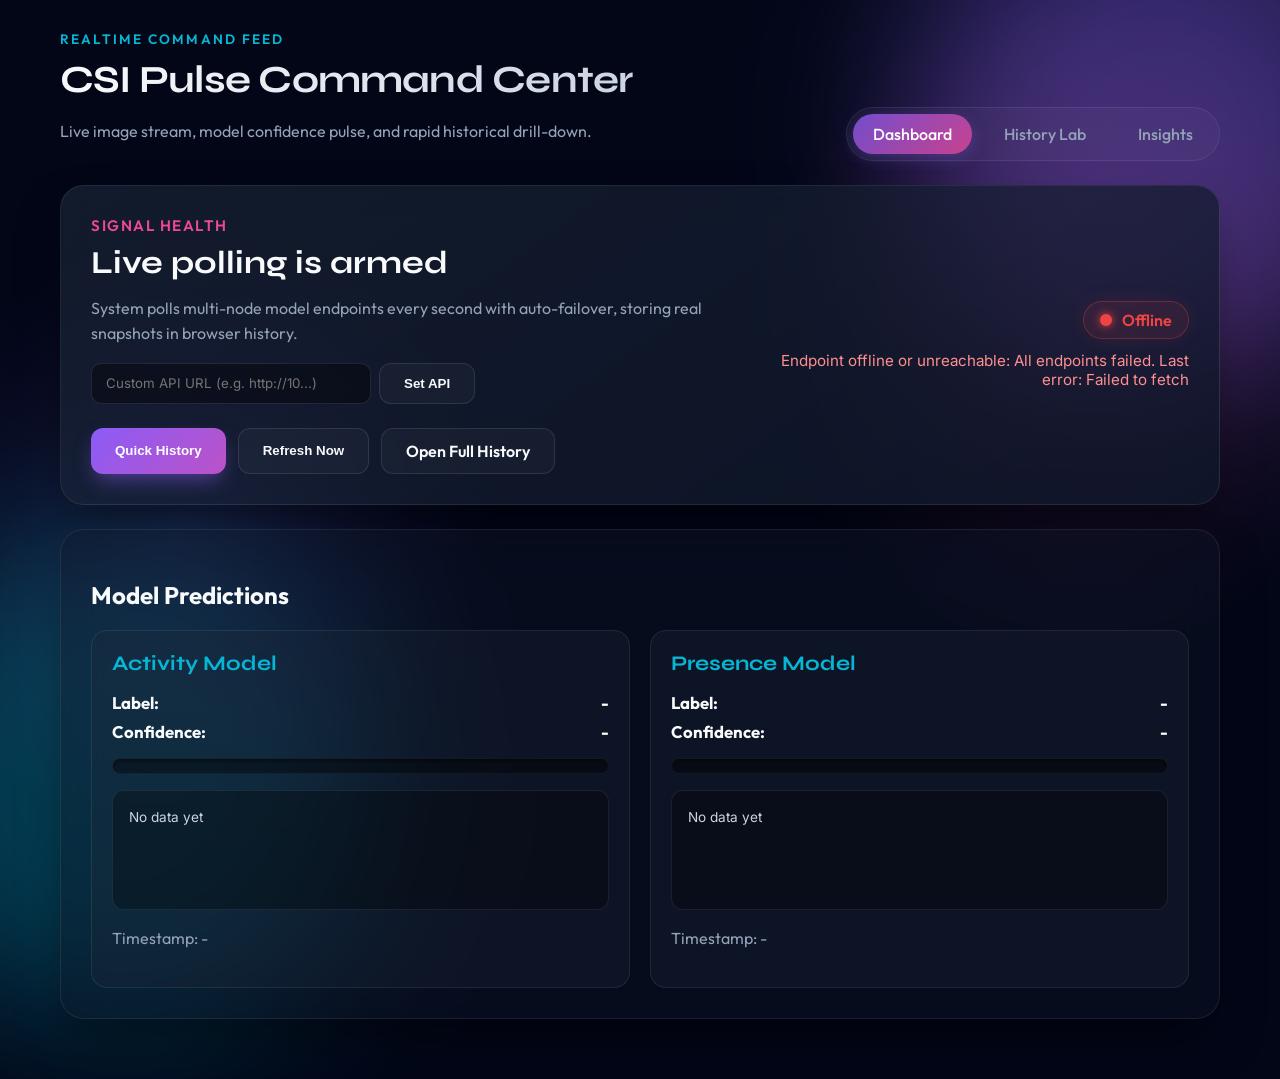
<file: index.html>
<!doctype html>
<html lang="en">
    <head>
        <meta charset="UTF-8" />
        <meta name="viewport" content="width=device-width, initial-scale=1.0" />
        <title>CSI Pulse Command Center</title>
        <link rel="preconnect" href="https://fonts.googleapis.com" />
        <link rel="preconnect" href="https://fonts.gstatic.com" crossorigin />
        <link
            href="https://fonts.googleapis.com/css2?family=Outfit:wght@400;500;600;700;800&family=Syne:wght@600;700;800&display=swap"
            rel="stylesheet"
        />
        <link rel="stylesheet" href="./styles.css" />
        <script src="./live-api.js"></script>
        <script defer src="./app.js"></script>
    </head>
    <body>
        <div class="orb orb-a"></div>
        <div class="orb orb-b"></div>
        <main class="app shell">
            <header class="header">
                <div>
                    <p class="eyebrow">Realtime Command Feed</p>
                    <h1>CSI Pulse Command Center</h1>
                    <p class="muted">Live image stream, model confidence pulse, and rapid historical drill-down.</p>
                </div>
                <nav class="top-nav" aria-label="Primary">
                    <a class="nav-link active" href="./index.html">Dashboard</a>
                    <a class="nav-link" href="./history.html">History Lab</a>
                    <a class="nav-link" href="./history-insights.html">Insights</a>
                </nav>
            </header>

            <section class="hero panel reveal">
                <div class="hero-left">
                    <p class="hero-kicker">Signal health</p>
                    <h2 class="hero-title">Live polling is armed</h2>
                    <p class="hero-copy">System polls multi-node model endpoints every second with auto-failover, storing real snapshots in browser history.</p>
                    <div class="api-override">
                        <input type="text" id="customApiInput" class="text-input" placeholder="Custom API URL (e.g. http://10...)" aria-label="Custom API URL" />
                        <button id="setApiBtn" class="btn btn-ghost" type="button">Set API</button>
                    </div>
                    <div class="hero-actions">
                        <button id="historyToggleBtn" class="btn" type="button" aria-expanded="false">Quick History</button>
                        <button id="refreshNowBtn" class="btn btn-ghost" type="button">Refresh Now</button>
                        <a class="btn btn-ghost" href="./history.html">Open Full History</a>
                    </div>
                </div>
                <div class="hero-right">
                    <div id="liveDotWrap" class="live-dot-wrap">
                        <span id="liveDot" class="live-dot"></span>
                        <span id="liveText">Live Data</span>
                    </div>
                    <p id="status" class="status-text">Connecting...</p>
                </div>
            </section>

            <section class="panel data-panel reveal">
                <h2>Model Predictions</h2>
                <div class="grid">
                    <article class="prediction-card">
                        <h3>Activity Model</h3>
                        <div class="stats">
                            <p><strong>Label:</strong> <span id="activityLabel">-</span></p>
                            <p><strong>Confidence:</strong> <span id="activityConfidence">-</span></p>
                        </div>
                        <div class="meter" role="presentation">
                            <div id="activityMeterFill" class="meter-fill"></div>
                        </div>
                        <pre id="activityResult">No data yet</pre>
                        <p class="muted">Timestamp: <span id="activityTime">-</span></p>
                    </article>
                    <article class="prediction-card">
                        <h3>Presence Model</h3>
                        <div class="stats">
                            <p><strong>Label:</strong> <span id="presenceLabel">-</span></p>
                            <p><strong>Confidence:</strong> <span id="presenceConfidence">-</span></p>
                        </div>
                        <div class="meter" role="presentation">
                            <div id="presenceMeterFill" class="meter-fill"></div>
                        </div>
                        <pre id="presenceResult">No data yet</pre>
                        <p class="muted">Timestamp: <span id="presenceTime">-</span></p>
                    </article>
                </div>
            </section>

            <section id="historyPanel" class="panel history-panel hidden reveal" aria-live="polite">
                <div class="history-head">
                    <h2>Quick History</h2>
                    <div class="history-controls">
                        <label class="control-group" for="historyLimit">
                            <span>Rows</span>
                            <select id="historyLimit" class="dropdown">
                                <option value="5">5</option>
                                <option value="10" selected>10</option>
                                <option value="20">20</option>
                                <option value="50">50</option>
                            </select>
                        </label>
                        <label class="control-group" for="historySort">
                            <span>Order</span>
                            <select id="historySort" class="dropdown">
                                <option value="desc" selected>Newest</option>
                                <option value="asc">Oldest</option>
                            </select>
                        </label>
                    </div>
                </div>
                <div id="historyList" class="history-list"></div>
            </section>
        </main>
    </body>
</html>
</file>
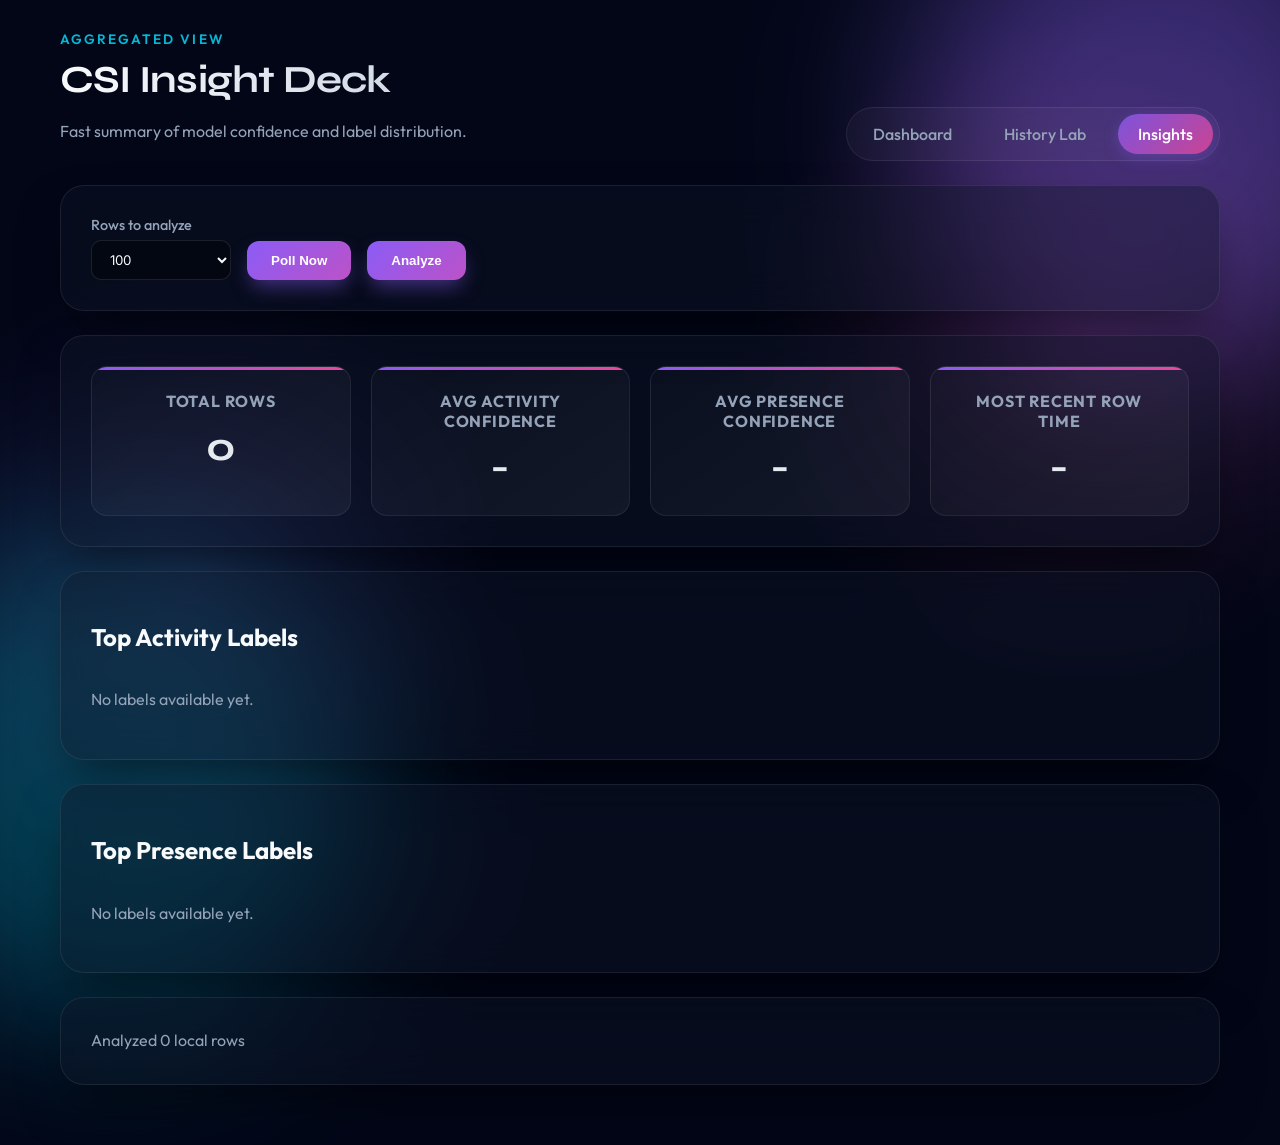
<file: history-insights.html>
<!doctype html>
<html lang="en">
  <head>
    <meta charset="UTF-8" />
    <meta name="viewport" content="width=device-width, initial-scale=1.0" />
    <title>CSI Insights</title>
    <link rel="preconnect" href="https://fonts.googleapis.com" />
    <link rel="preconnect" href="https://fonts.gstatic.com" crossorigin />
    <link
      href="https://fonts.googleapis.com/css2?family=Outfit:wght@400;500;600;700;800&family=Syne:wght@600;700;800&display=swap"
      rel="stylesheet"
    />
    <link rel="stylesheet" href="./styles.css" />
    <script src="./live-api.js"></script>
    <script defer src="./history-insights.js"></script>
  </head>
  <body>
    <div class="orb orb-a"></div>
    <div class="orb orb-b"></div>
    <main class="app shell">
      <header class="header">
        <div>
          <p class="eyebrow">Aggregated View</p>
          <h1>CSI Insight Deck</h1>
          <p class="muted">Fast summary of model confidence and label distribution.</p>
        </div>
        <nav class="top-nav" aria-label="Primary">
          <a class="nav-link" href="./index.html">Dashboard</a>
          <a class="nav-link" href="./history.html">History Lab</a>
          <a class="nav-link active" href="./history-insights.html">Insights</a>
        </nav>
      </header>

      <section class="panel reveal">
        <div class="history-controls">
          <label class="control-group" for="lookbackLimit">
            <span>Rows to analyze</span>
            <select id="lookbackLimit" class="dropdown">
              <option value="50">50</option>
              <option value="100" selected>100</option>
              <option value="200">200</option>
              <option value="500">500</option>
            </select>
          </label>
          <button id="pollNowBtn" class="btn" type="button">Poll Now</button>
          <button id="analyzeBtn" class="btn" type="button">Analyze</button>
        </div>
      </section>

      <section class="panel reveal insights-grid">
        <article class="kpi">
          <h3>Total Rows</h3>
          <p id="kpiRows">-</p>
        </article>
        <article class="kpi">
          <h3>Avg Activity Confidence</h3>
          <p id="kpiActivity">-</p>
        </article>
        <article class="kpi">
          <h3>Avg Presence Confidence</h3>
          <p id="kpiPresence">-</p>
        </article>
        <article class="kpi">
          <h3>Most Recent Row Time</h3>
          <p id="kpiRecent">-</p>
        </article>
      </section>

      <section class="panel reveal">
        <h2>Top Activity Labels</h2>
        <div id="activityBars" class="bar-list"></div>
      </section>

      <section class="panel reveal">
        <h2>Top Presence Labels</h2>
        <div id="presenceBars" class="bar-list"></div>
      </section>

      <footer class="panel muted">
        <span id="status">Waiting...</span>
      </footer>
    </main>
  </body>
</html>
</file>
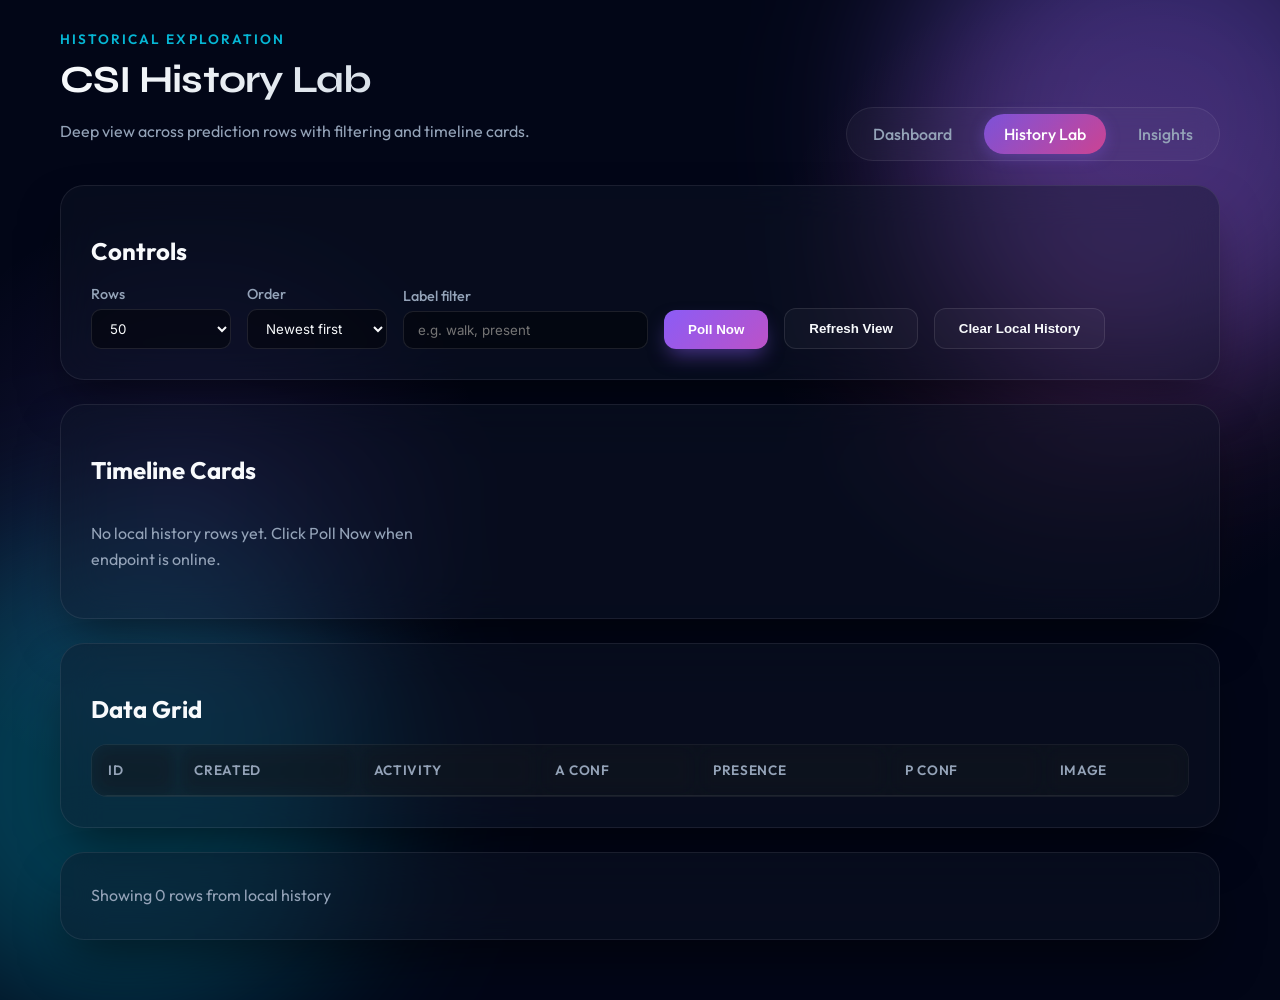
<file: history.html>
<!doctype html>
<html lang="en">
  <head>
    <meta charset="UTF-8" />
    <meta name="viewport" content="width=device-width, initial-scale=1.0" />
    <title>CSI History Lab</title>
    <link rel="preconnect" href="https://fonts.googleapis.com" />
    <link rel="preconnect" href="https://fonts.gstatic.com" crossorigin />
    <link
      href="https://fonts.googleapis.com/css2?family=Outfit:wght@400;500;600;700;800&family=Syne:wght@600;700;800&display=swap"
      rel="stylesheet"
    />
    <link rel="stylesheet" href="./styles.css" />
    <script src="./live-api.js"></script>
    <script defer src="./history.js"></script>
  </head>
  <body>
    <div class="orb orb-a"></div>
    <div class="orb orb-b"></div>
    <main class="app shell">
      <header class="header">
        <div>
          <p class="eyebrow">Historical Exploration</p>
          <h1>CSI History Lab</h1>
          <p class="muted">Deep view across prediction rows with filtering and timeline cards.</p>
        </div>
        <nav class="top-nav" aria-label="Primary">
          <a class="nav-link" href="./index.html">Dashboard</a>
          <a class="nav-link active" href="./history.html">History Lab</a>
          <a class="nav-link" href="./history-insights.html">Insights</a>
        </nav>
      </header>

      <section class="panel reveal">
        <h2>Controls</h2>
        <div class="history-controls">
          <label class="control-group" for="limit">
            <span>Rows</span>
            <select id="limit" class="dropdown">
              <option value="25">25</option>
              <option value="50" selected>50</option>
              <option value="100">100</option>
              <option value="200">200</option>
            </select>
          </label>

          <label class="control-group" for="order">
            <span>Order</span>
            <select id="order" class="dropdown">
              <option value="desc" selected>Newest first</option>
              <option value="asc">Oldest first</option>
            </select>
          </label>

          <label class="control-group" for="filterText">
            <span>Label filter</span>
            <input id="filterText" class="text-input" type="text" placeholder="e.g. walk, present" />
          </label>

          <button id="pollNowBtn" class="btn" type="button">Poll Now</button>
          <button id="refreshBtn" class="btn btn-ghost" type="button">Refresh View</button>
          <button id="clearHistoryBtn" class="btn btn-ghost" type="button">Clear Local History</button>
        </div>
      </section>

      <section class="panel reveal">
        <h2>Timeline Cards</h2>
        <div id="cards" class="history-list"></div>
      </section>

      <section class="panel reveal">
        <h2>Data Grid</h2>
        <div class="history-table-wrap">
          <table class="history-table" aria-label="Prediction history table">
            <thead>
              <tr>
                <th>ID</th>
                <th>Created</th>
                <th>Activity</th>
                <th>A Conf</th>
                <th>Presence</th>
                <th>P Conf</th>
                <th>Image</th>
              </tr>
            </thead>
            <tbody id="tableBody"></tbody>
          </table>
        </div>
      </section>

      <footer class="panel muted">
        <span id="status">Loading local history...</span>
      </footer>
    </main>
  </body>
</html>
</file>
<file: styles.css>
@import url('https://fonts.googleapis.com/css2?family=Inter:wght@300;400;500;600;700&family=Outfit:wght@400;500;600;700;800&family=Syne:wght@600;700;800&display=swap');

:root {
  --bg-main: #020617;
  --bg-accent: #0f172a;
  --surface: rgba(15, 23, 42, 0.4);
  --surface-strong: rgba(15, 23, 42, 0.7);
  --surface-soft: rgba(30, 41, 59, 0.3);
  --text-main: #f8fafc;
  --text-soft: #94a3b8;
  --primary: #8b5cf6;
  --secondary: #ec4899;
  --cyan: #06b6d4;
  --lime: #84cc16;
  --line: rgba(255, 255, 255, 0.08);
  --danger: #ef4444;
}

* {
  box-sizing: border-box;
}

html, body {
  min-height: 100%;
}

body {
  margin: 0;
  font-family: "Outfit", "Inter", sans-serif;
  color: var(--text-main);
  background: var(--bg-main);
  background-image: 
    radial-gradient(circle at 15% 50%, rgba(139, 92, 246, 0.15), transparent 25%),
    radial-gradient(circle at 85% 30%, rgba(236, 72, 153, 0.15), transparent 25%);
  overflow-x: hidden;
}

.orb {
  position: fixed;
  width: 40vw;
  height: 40vw;
  max-width: 500px;
  max-height: 500px;
  border-radius: 50%;
  filter: blur(80px);
  pointer-events: none;
  z-index: 0;
  mix-blend-mode: screen;
}

.orb-a {
  top: -10vw;
  right: -10vw;
  background: rgba(139, 92, 246, 0.4);
  animation: float-orb-a 20s ease-in-out infinite alternate;
}

.orb-b {
  left: -10vw;
  bottom: -10vw;
  background: rgba(6, 182, 212, 0.3);
  animation: float-orb-b 25s ease-in-out infinite alternate;
}

.app {
  max-width: 1200px;
  margin: 0 auto;
  padding: 30px 20px 60px;
  position: relative;
  z-index: 2;
}

.header {
  display: flex;
  justify-content: space-between;
  gap: 20px;
  align-items: flex-end;
  margin-bottom: 20px;
}

.header h1 {
  margin: 0;
  font-family: "Syne", sans-serif;
  font-size: clamp(2rem, 3vw, 3.5rem);
  letter-spacing: -0.02em;
  background: linear-gradient(to right, #f8fafc, #cbd5e1);
  -webkit-background-clip: text;
  color: transparent;
}

.eyebrow {
  margin: 0 0 8px;
  color: var(--cyan);
  letter-spacing: 0.15em;
  text-transform: uppercase;
  font-size: 0.85rem;
  font-weight: 600;
}

.top-nav {
  display: flex;
  gap: 12px;
  flex-wrap: wrap;
  background: rgba(255,255,255,0.03);
  padding: 6px;
  border-radius: 999px;
  border: 1px solid var(--line);
  backdrop-filter: blur(10px);
}

.nav-link {
  text-decoration: none;
  color: var(--text-soft);
  border-radius: 999px;
  padding: 10px 20px;
  font-weight: 500;
  transition: all 0.3s cubic-bezier(0.4, 0, 0.2, 1);
}

.nav-link:hover {
  color: var(--text-main);
  background: rgba(255, 255, 255, 0.05);
}

.nav-link.active {
  color: #fff;
  background: linear-gradient(135deg, rgba(139, 92, 246, 0.8), rgba(236, 72, 153, 0.8));
  box-shadow: 0 4px 15px rgba(139, 92, 246, 0.3);
}

.panel {
  margin-top: 24px;
  border: 1px solid var(--line);
  border-radius: 24px;
  background: var(--surface);
  backdrop-filter: blur(20px);
  -webkit-backdrop-filter: blur(20px);
  box-shadow: 0 25px 50px -12px rgba(0, 0, 0, 0.5);
  padding: 30px;
  transition: transform 0.3s ease, box-shadow 0.3s ease;
}

.panel:hover {
  border-color: rgba(255, 255, 255, 0.15);
  box-shadow: 0 30px 60px -12px rgba(0, 0, 0, 0.6);
}

.reveal {
  animation: reveal-up 0.8s cubic-bezier(0.16, 1, 0.3, 1) both;
}

.hero {
  display: grid;
  grid-template-columns: 1.5fr 1fr;
  gap: 30px;
  align-items: center;
  position: relative;
  overflow: hidden;
  background: linear-gradient(145deg, rgba(30, 41, 59, 0.6), rgba(15, 23, 42, 0.8));
}

.hero-title {
  margin: 10px 0;
  font-size: clamp(1.8rem, 2.5vw, 2.8rem);
  font-family: "Syne", sans-serif;
  line-height: 1.1;
}

.hero-copy, .muted {
  color: var(--text-soft);
  line-height: 1.6;
}

.hero-kicker {
  margin: 0;
  color: var(--secondary);
  font-size: 0.95rem;
  text-transform: uppercase;
  letter-spacing: 0.1em;
  font-weight: 600;
}

.hero-actions {
  margin-top: 24px;
  display: flex;
  gap: 12px;
  flex-wrap: wrap;
}

.btn {
  border: none;
  border-radius: 12px;
  background: linear-gradient(135deg, var(--primary), var(--secondary));
  background-size: 200% 200%;
  animation: gradient-shift 5s ease infinite;
  color: #fff;
  text-decoration: none;
  font-weight: 600;
  padding: 12px 24px;
  cursor: pointer;
  transition: all 0.3s ease;
  box-shadow: 0 10px 20px -5px rgba(139, 92, 246, 0.5);
  display: inline-flex;
  align-items: center;
  justify-content: center;
}

.btn:hover {
  transform: translateY(-2px);
  box-shadow: 0 15px 25px -5px rgba(236, 72, 153, 0.6);
}

.btn-ghost {
  background: rgba(255, 255, 255, 0.03);
  border: 1px solid rgba(255, 255, 255, 0.1);
  color: var(--text-main);
  box-shadow: none;
  animation: none;
}

.btn-ghost:hover {
  background: rgba(255, 255, 255, 0.08);
  border-color: rgba(255, 255, 255, 0.2);
  box-shadow: 0 5px 15px rgba(0,0,0,0.2);
}

.hero-right {
  display: flex;
  flex-direction: column;
  align-items: flex-end;
  justify-content: center;
  text-align: right;
}

.live-dot-wrap {
  display: inline-flex;
  align-items: center;
  gap: 10px;
  border: 1px solid rgba(132, 204, 22, 0.3);
  border-radius: 999px;
  padding: 8px 16px;
  background: rgba(132, 204, 22, 0.1);
  font-weight: 600;
  color: var(--lime);
  box-shadow: 0 0 20px rgba(132, 204, 22, 0.1);
}

.live-dot {
  width: 12px;
  height: 12px;
  border-radius: 50%;
  background: var(--lime);
  box-shadow: 0 0 10px var(--lime);
  animation: pulse-dot 2s infinite;
}

.status-text {
  margin: 12px 0 0;
  font-size: 0.95rem;
  font-family: "Inter", monospace;
}

.grid {
  display: grid;
  grid-template-columns: repeat(2, minmax(0, 1fr));
  gap: 20px;
  margin-top: 20px;
}

.prediction-card {
  border: 1px solid var(--line);
  border-radius: 16px;
  padding: 20px;
  background: var(--surface-soft);
  position: relative;
  overflow: hidden;
  transition: all 0.3s ease;
}

.prediction-card:hover {
  background: rgba(255,255,255,0.03);
  transform: translateY(-2px);
  border-color: rgba(255,255,255,0.15);
}

.prediction-card h3 {
  margin: 0 0 16px 0;
  font-family: "Syne", sans-serif;
  font-size: 1.3rem;
  color: var(--cyan);
}

.stats {
  display: grid;
  gap: 8px;
  margin-bottom: 16px;
  font-size: 1.05rem;
}

.stats p {
  margin: 0;
  display: flex;
  justify-content: space-between;
}

.stats span {
  font-weight: 700;
  color: #fff;
}

.meter {
  width: 100%;
  border-radius: 999px;
  background: rgba(0, 0, 0, 0.4);
  height: 16px;
  overflow: hidden;
  margin-bottom: 16px;
  border: 1px solid rgba(255, 255, 255, 0.05);
  box-shadow: inset 0 2px 4px rgba(0,0,0,0.5);
}

.meter-fill {
  height: 100%;
  width: 0;
  background: linear-gradient(90deg, var(--cyan), var(--primary));
  box-shadow: 0 0 15px var(--cyan);
  transition: width 0.6s cubic-bezier(0.22, 1, 0.36, 1);
  border-radius: 999px;
}

pre {
  margin: 0 0 12px 0;
  border-radius: 12px;
  border: 1px solid var(--line);
  background: rgba(0, 0, 0, 0.3);
  color: #cbd5e1;
  padding: 16px;
  min-height: 120px;
  max-height: 200px;
  overflow: auto;
  font-family: "Inter", monospace;
  font-size: 0.85rem;
  line-height: 1.5;
}

.flash-in {
  animation: flash-card 0.6s ease-out;
}

.history-head {
  display: flex;
  justify-content: space-between;
  align-items: center;
  gap: 16px;
  flex-wrap: wrap;
  margin-bottom: 20px;
}

.history-head h2 {
  margin: 0;
  font-family: "Syne", sans-serif;
  font-size: 1.8rem;
}

.history-controls {
  display: flex;
  gap: 16px;
  flex-wrap: wrap;
  align-items: flex-end;
}

.control-group {
  display: grid;
  gap: 6px;
  color: var(--text-soft);
  font-size: 0.9rem;
  font-weight: 500;
}

.dropdown, .text-input {
  background: rgba(0, 0, 0, 0.4);
  border: 1px solid rgba(255,255,255,0.1);
  color: var(--text-main);
  border-radius: 10px;
  padding: 10px 14px;
  min-width: 140px;
  font-family: "Inter", sans-serif;
  transition: all 0.2s;
  outline: none;
}

.dropdown:focus, .text-input:focus {
  border-color: var(--primary);
  box-shadow: 0 0 0 2px rgba(139, 92, 246, 0.25);
}

.history-list {
  display: grid;
  grid-template-columns: repeat(auto-fill, minmax(300px, 1fr));
  gap: 16px;
}

.history-card {
  border: 1px solid var(--line);
  border-radius: 16px;
  padding: 16px;
  background: rgba(255, 255, 255, 0.02);
  transition: all 0.2s ease;
  animation: reveal-up 0.4s ease backwards;
}

.history-card:hover {
  background: rgba(255, 255, 255, 0.05);
  border-color: rgba(255, 255, 255, 0.15);
  transform: translateY(-2px);
}

.history-card p {
  margin: 0 0 8px;
  font-size: 0.95rem;
  display: flex;
  justify-content: space-between;
}

.history-card strong {
  color: var(--text-soft);
}

.history-table-wrap {
  overflow: auto;
  border: 1px solid var(--line);
  border-radius: 16px;
  background: rgba(0,0,0,0.2);
}

.history-table {
  width: 100%;
  border-collapse: separate;
  border-spacing: 0;
  min-width: 700px;
}

.history-table th, .history-table td {
  padding: 16px;
  text-align: left;
  border-bottom: 1px solid var(--line);
  font-size: 0.95rem;
}

.history-table th {
  color: var(--text-soft);
  font-weight: 600;
  background: rgba(255,255,255,0.03);
  backdrop-filter: blur(10px);
  position: sticky;
  top: 0;
  text-transform: uppercase;
  letter-spacing: 0.05em;
  font-size: 0.85rem;
}

.history-table tr:last-child td {
  border-bottom: none;
}

.history-table tbody tr {
  transition: background 0.2s;
}

.history-table tbody tr:hover {
  background: rgba(255,255,255,0.02);
}

.chip {
  display: inline-block;
  border-radius: 999px;
  padding: 4px 10px;
  font-size: 0.8rem;
  background: rgba(6, 182, 212, 0.15);
  color: #a5f3fc;
  border: 1px solid rgba(6, 182, 212, 0.3);
  font-family: "Inter", monospace;
}

.insights-grid {
  display: grid;
  grid-template-columns: repeat(auto-fit, minmax(200px, 1fr));
  gap: 20px;
}

.kpi {
  border: 1px solid var(--line);
  border-radius: 16px;
  padding: 24px;
  background: linear-gradient(145deg, rgba(255,255,255,0.02), rgba(255,255,255,0.05));
  text-align: center;
  position: relative;
  overflow: hidden;
}

.kpi::before {
  content: '';
  position: absolute;
  top: 0; left: 0; right: 0; height: 3px;
  background: linear-gradient(90deg, var(--primary), var(--secondary));
}

.kpi h3 {
  margin: 0;
  font-size: 1rem;
  color: var(--text-soft);
  text-transform: uppercase;
  letter-spacing: 0.05em;
}

.kpi p {
  margin: 12px 0 0;
  font-size: 2.5rem;
  font-family: "Syne", sans-serif;
  font-weight: 700;
  background: linear-gradient(to right, #fff, #cbd5e1);
  -webkit-background-clip: text;
  color: transparent;
}

.bar-list {
  display: grid;
  gap: 12px;
}

.bar-row {
  display: grid;
  grid-template-columns: minmax(120px, 150px) 1fr 50px;
  gap: 16px;
  align-items: center;
  padding: 8px 0;
}

.bar-row span {
  font-weight: 500;
  white-space: nowrap;
  overflow: hidden;
  text-overflow: ellipsis;
}

.bar-track {
  height: 12px;
  border-radius: 999px;
  background: rgba(0,0,0,0.3);
  overflow: hidden;
  box-shadow: inset 0 1px 3px rgba(0,0,0,0.5);
}

.bar-fill {
  height: 100%;
  border-radius: inherit;
  background: linear-gradient(90deg, var(--primary), var(--secondary));
  box-shadow: 0 0 10px rgba(236, 72, 153, 0.4);
  transition: width 1s cubic-bezier(0.34, 1.56, 0.64, 1);
}

.bar-row strong {
  text-align: right;
  font-family: "Inter", monospace;
}

.hidden {
  display: none !important;
}

@keyframes pulse-dot {
  0% { box-shadow: 0 0 0 0 rgba(132, 204, 22, 0.6); }
  70% { box-shadow: 0 0 0 15px rgba(132, 204, 22, 0); }
  100% { box-shadow: 0 0 0 0 rgba(132, 204, 22, 0); }
}

@keyframes flash-card {
  0% { background: rgba(139, 92, 246, 0.3); transform: scale(1.02); }
  100% { background: var(--surface-soft); transform: scale(1); }
}

@keyframes reveal-up {
  from { opacity: 0; transform: translateY(20px); filter: blur(5px); }
  to { opacity: 1; transform: translateY(0); filter: blur(0); }
}

@keyframes float-orb-a {
  0% { transform: translate(0, 0) scale(1); }
  100% { transform: translate(-30px, 50px) scale(1.1); }
}

@keyframes float-orb-b {
  0% { transform: translate(0, 0) scale(1); }
  100% { transform: translate(40px, -40px) scale(1.2); }
}

@keyframes gradient-shift {
  0% { background-position: 0% 50%; }
  50% { background-position: 100% 50%; }
  100% { background-position: 0% 50%; }
}

@media (max-width: 900px) {
  .hero { grid-template-columns: 1fr; }
  .hero-right { align-items: flex-start; text-align: left; }
  .grid { grid-template-columns: 1fr; }
  .history-list { grid-template-columns: 1fr; }
}

@media (max-width: 640px) {
  .header { flex-direction: column; align-items: flex-start; gap: 16px; }
  .app { padding: 20px 16px 40px; }
  .history-controls { flex-direction: column; align-items: stretch; }
  .btn { width: 100%; }
  .api-override { flex-direction: column; }
  .api-override input { max-width: none; }
}

.api-override {
  display: flex;
  gap: 8px;
  margin-top: 16px;
  margin-bottom: 12px;
}

.api-override input {
  flex: 1;
  max-width: 280px;
}

.live-dot-wrap.reactive {
  animation: reactive-pulse 0.4s cubic-bezier(0.175, 0.885, 0.32, 1.275);
}

.live-dot-wrap.error {
  border-color: rgba(239, 68, 68, 0.3);
  background: rgba(239, 68, 68, 0.1);
  color: var(--danger);
  box-shadow: 0 0 20px rgba(239, 68, 68, 0.1);
}

.live-dot.error {
  background: var(--danger);
  box-shadow: 0 0 10px var(--danger);
  animation: pulse-dot-error 2s infinite;
}

@keyframes reactive-pulse {
  0% { transform: scale(1); }
  50% { transform: scale(1.08); filter: brightness(1.3); box-shadow: 0 0 25px rgba(6, 182, 212, 0.6); }
  100% { transform: scale(1); }
}

@keyframes pulse-dot-error {
  0% { box-shadow: 0 0 0 0 rgba(239, 68, 68, 0.6); }
  70% { box-shadow: 0 0 0 15px rgba(239, 68, 68, 0); }
  100% { box-shadow: 0 0 0 0 rgba(239, 68, 68, 0); }
}
</file>
